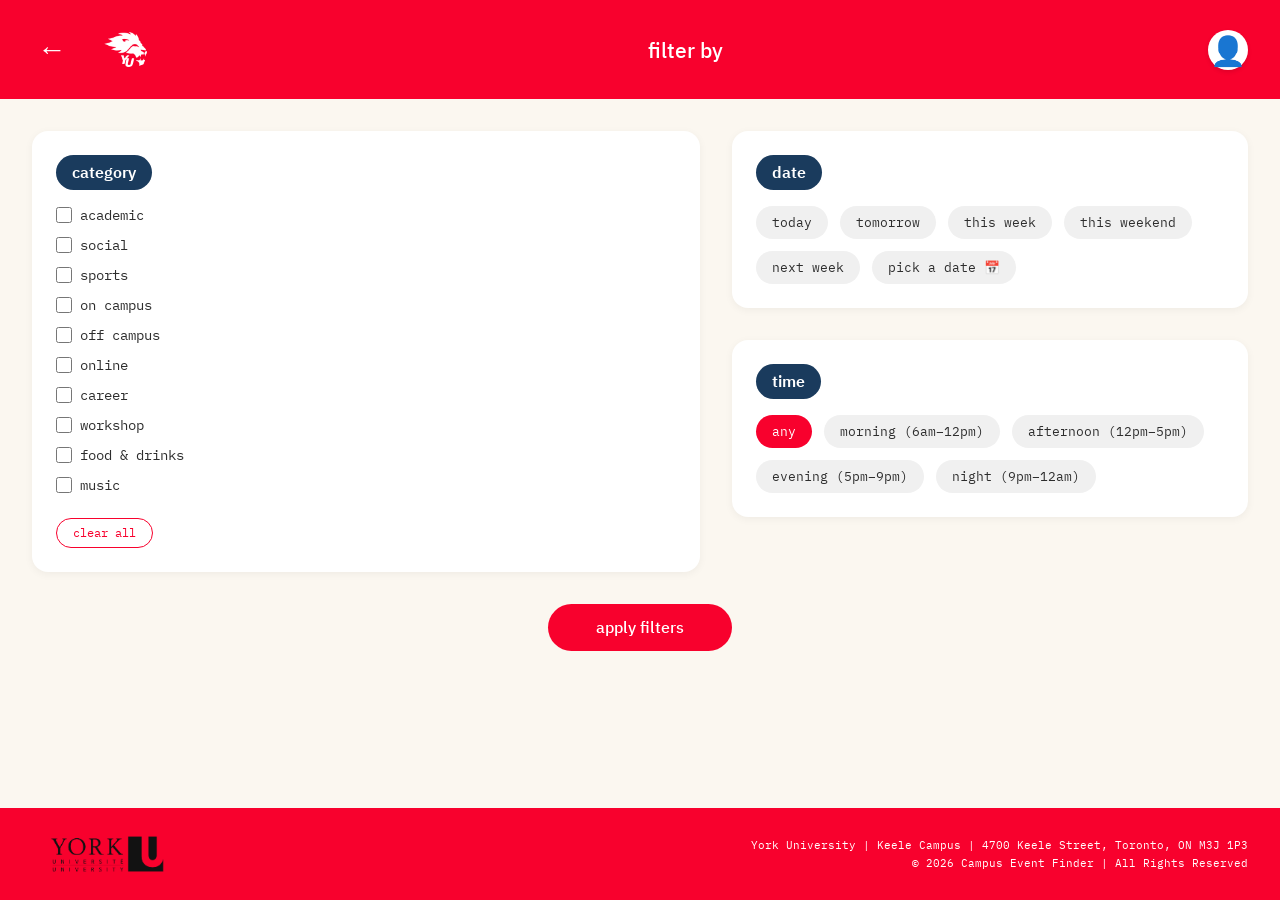
<file: filter.html>
<!DOCTYPE html>
<html lang="en">
<head>
    <meta charset="UTF-8">
    <meta name="viewport" content="width=device-width, initial-scale=1.0">
    <title>Filter Events | Campus Event Finder</title>
    <link rel="preconnect" href="https://fonts.googleapis.com">
    <link rel="preconnect" href="https://fonts.gstatic.com" crossorigin>
    <link href="https://fonts.googleapis.com/css2?family=IBM+Plex+Mono:ital,wght@0,400;0,500;0,600;1,400&family=IBM+Plex+Sans+KR:wght@300;400;500;600;700&display=swap" rel="stylesheet">
    <link rel="stylesheet" href="styles.css">
</head>

<body>
   <!-- Top Red Bar with Logo, Centered Title, Profile -->
    <div class="filter-top-bar">
        <div class="filter-left-section">
            <button class="back-arrow-btn" onclick="history.back()">←</button>
            <img src="images/logo.png" alt="Logo" class="filter-logo">
        </div>
        <div class="filter-center-title">
            <span class="filter-page-title">filter by</span>
        </div>
        <div class="profile-icon" onclick="location.href='profile.html'">👤</div>
    </div>

    <!-- Main Filter Content -->
    <main class="filter-main-content">
        <!-- Three Column Layout -->
        <div class="filter-three-columns">
            
            <!-- LEFT COLUMN: CATEGORY (tall rectangle) -->
            <div class="filter-section tall">
                <h3 class="filter-section-title">category</h3>
                <div class="checkbox-group">
                    <label class="checkbox-label">
                        <input type="checkbox" value="academic"> academic
                    </label>
                    <label class="checkbox-label">
                        <input type="checkbox" value="social"> social
                    </label>
                    <label class="checkbox-label">
                        <input type="checkbox" value="sports"> sports
                    </label>
                    <label class="checkbox-label">
                        <input type="checkbox" value="on campus"> on campus
                    </label>
                    <label class="checkbox-label">
                        <input type="checkbox" value="off campus"> off campus
                    </label>
                    <label class="checkbox-label">
                        <input type="checkbox" value="online"> online
                    </label>
                    <label class="checkbox-label">
                        <input type="checkbox" value="career"> career
                    </label>
                    <label class="checkbox-label">
                        <input type="checkbox" value="workshop"> workshop
                    </label>
                    <label class="checkbox-label">
                        <input type="checkbox" value="food & drinks"> food & drinks
                    </label>
                    <label class="checkbox-label">
                        <input type="checkbox" value="music"> music
                    </label>
                </div>
                <button class="clear-btn" id="clearCategoryBtn">clear all</button>
            </div>

            <!-- RIGHT COLUMN: DATE + TIME (stacked) -->
            <div class="filter-right-stack">
                
                <!-- DATE SECTION -->
                <div class="filter-section">
                    <h3 class="filter-section-title">date</h3>
                    <div class="date-options">
                        <button class="date-chip" data-date="today">today</button>
                        <button class="date-chip" data-date="tomorrow">tomorrow</button>
                        <button class="date-chip" data-date="this-week">this week</button>
                        <button class="date-chip" data-date="this-weekend">this weekend</button>
                        <button class="date-chip" data-date="next-week">next week</button>
                        <button class="date-chip" data-date="pick-date">pick a date 📅</button>
                    </div>
                </div>

                <!-- TIME SECTION -->
                <div class="filter-section">
                    <h3 class="filter-section-title">time</h3>
                    <div class="time-options">
                        <button class="time-chip active" data-time="any">any</button>
                        <button class="time-chip" data-time="morning">morning (6am–12pm)</button>
                        <button class="time-chip" data-time="afternoon">afternoon (12pm–5pm)</button>
                        <button class="time-chip" data-time="evening">evening (5pm–9pm)</button>
                        <button class="time-chip" data-time="night">night (9pm–12am)</button>
                    </div>
                </div>
            </div>
        </div>

        <!-- APPLY BUTTON -->
        <div class="apply-container">
            <button class="apply-btn" id="applyFiltersBtn">apply filters</button>
        </div>
    </main>

    <!-- Footer -->
    <footer class="footer">
        <div class="footer-container">
            <img src="images/footer.png" alt="York University Footer" class="footer-img">
            <div class="footer-info">
                <p>York University | Keele Campus | 4700 Keele Street, Toronto, ON M3J 1P3</p>
                <p>© 2026 Campus Event Finder | All Rights Reserved</p>
            </div>
        </div>
    </footer>

    <script src="script.js"></script>
</body>
</html>
</file>
<file: styles.css>
* {
    margin: 0;
    padding: 0;
    box-sizing: border-box;
}

body {
    font-family: 'IBM Plex Sans KR', sans-serif;
    background-color: #FBF7F0;
}

/* Red Inner Border on images */
.event-img, 
.grid-img, 
.profile-grid-img,
.recent-side-img,
.map-image {
    outline: 6px solid #F8012D;
    outline-offset: -16px;
    border-radius: 12px;
}

/* ===== TOP RED BAR ===== */
.top-red-bar {
    background-color: #F8012D;
    padding: 0.75rem 2rem;
    display: flex;
    justify-content: space-between;
    align-items: center;
    flex-wrap: wrap;
    gap: 1rem;
}

.logo-container {
    display: flex;
    align-items: center;
    gap: 1rem;
}

.logo-img {
    height: 100px;
    width: auto;
}

.title-wrapper {
    position: relative;
}

.campus-title {
    font-family: 'IBM Plex Sans KR', sans-serif;
    font-size: 1.8rem;
    font-weight: 600;
    color: white;
    text-transform: lowercase;
    letter-spacing: 0.5px;
}

.red-underline {
    position: absolute;
    bottom: -4px;
    left: 0;
    width: 100%;
    height: 2px;
    background-color: white;
}

/* Search + Profile Section */
.search-profile-container {
    display: flex;
    align-items: center;
    gap: 1.5rem;
    background-color: #F8012D;
    padding: 0.5rem 1rem;
    border-radius: 40px;
    flex: 1;
    max-width: 500px;
}

.search-wrapper {
    flex: 1;
}

.search-bar {
    width: 100%;
    padding: 0.6rem 1rem;
    border: none;
    border-radius: 30px;
    font-family: 'IBM Plex Mono', monospace;
    font-size: 0.9rem;
    background-color: white;
    color: #333;
}

.search-bar::placeholder {
    color: #999;
    font-family: 'IBM Plex Mono', monospace;
}

.profile-icon {
    font-size: 1.8rem;
    cursor: pointer;
    background-color: white;
    border-radius: 50%;
    width: 40px;
    height: 40px;
    display: flex;
    align-items: center;
    justify-content: center;
    box-shadow: 0 2px 4px rgba(0,0,0,0.1);
}

/* ===== FILTER BAR (1A3B5D) ===== */
.filter-bar {
    background-color: #1A3B5D;
    padding: 0.8rem 2rem;
    display: flex;
    align-items: center;
    gap: 1.2rem;
    flex-wrap: wrap;
}

.filter-label {
    font-family: 'IBM Plex Sans KR', sans-serif;
    font-weight: 500;
    color: white;
    font-size: 0.9rem;
    text-transform: lowercase;
    letter-spacing: 0.5px;
}

.filter-chip {
    background-color: rgba(255,255,255,0.2);
    border: none;
    padding: 0.4rem 1.2rem;
    border-radius: 30px;
    font-family: 'IBM Plex Mono', monospace;
    font-size: 0.8rem;
    color: white;
    cursor: pointer;
    transition: all 0.2s ease;
    text-transform: lowercase;
}

.filter-chip:hover {
    background-color: rgba(255,255,255,0.35);
}

.filter-chip.active {
    background-color: #F8012D;
    color: white;
}

/* Special Filters Button (not active) */
.filter-chip.filters-btn {
    background-color: rgba(255,255,255,0.2);
    color: white;
}

.filter-chip.filters-btn:hover {
    background-color: #F8012D;
    color: white;
}

/* ===== MAIN CONTENT ===== */
.main-content {
    background-color: #FBF7F0;
    padding: 2rem;
    max-width: 1400px;
    margin: 0 auto;
}

/* Events Header */
.events-header {
    display: flex;
    justify-content: space-between;
    align-items: flex-end;
    flex-wrap: wrap;
    gap: 1rem;
    margin-bottom: 2rem;
}

.find-event-wrapper {
    position: relative;
}

.find-event-title {
    font-family: 'IBM Plex Sans KR', sans-serif;
    font-size: 1.8rem;
    font-weight: 600;
    color: #1A3B5D;
    text-transform: lowercase;
}

.find-event-underline {
    position: absolute;
    bottom: -6px;
    left: 0;
    width: 100%;
    height: 3px;
    background-color: #F8012D;
}

.event-type-buttons {
    display: flex;
    gap: 0.8rem;
    flex-wrap: wrap;
}

.event-type-btn {
    background: transparent;
    border: 1.5px solid #1A3B5D;
    padding: 0.5rem 1.2rem;
    border-radius: 30px;
    font-family: 'IBM Plex Mono', monospace;
    font-size: 0.8rem;
    color: #1A3B5D;
    cursor: pointer;
    transition: all 0.2s ease;
    text-transform: lowercase;
}

.event-type-btn:hover {
    background-color: #1A3B5D;
    color: white;
}

.event-type-btn.active {
    background-color: #F8012D;
    border-color: #F8012D;
    color: white;
}

/* Events Grid */
.events-grid {
    display: grid;
    grid-template-columns: repeat(3, 1fr);
    gap: 1.5rem;
}

.event-card {
    background: white;
    border-radius: 16px;
    overflow: hidden;
    box-shadow: 0 4px 12px rgba(0,0,0,0.08);
    transition: transform 0.2s ease, box-shadow 0.2s ease;
}

.event-card:hover {
    transform: translateY(-4px);
    box-shadow: 0 8px 20px rgba(0,0,0,0.12);
}

.event-img-placeholder {
    width: 100%;
    height: 160px;
    background: linear-gradient(135deg, #E2E8F0 0%, #CBD5E0 100%);
    background-image: url('data:image/svg+xml;utf8,<svg xmlns="http://www.w3.org/2000/svg" width="40" height="40" viewBox="0 0 24 24" fill="none" stroke="%2394A3B8" stroke-width="1" stroke-linecap="round" stroke-linejoin="round"><rect x="3" y="3" width="18" height="18" rx="2" ry="2"></rect><circle cx="8.5" cy="8.5" r="1.5"></circle><polyline points="21 15 16 10 5 21"></polyline></svg>');
    background-repeat: no-repeat;
    background-position: center;
    background-size: 40px;
}

.event-img {
    width: 100%;
    height: 275px;
    object-fit: cover;
    display: block;
}

.event-info {
    padding: 1rem;
    position: relative;
}

.event-title {
    font-family: 'IBM Plex Sans KR', sans-serif;
    font-size: 1.1rem;
    font-weight: 600;
    color: #1A3B5D;
    margin-bottom: 0.5rem;
}

.event-location-row {
    display: flex;
    align-items: center;
    gap: 0.3rem;
    margin-bottom: 0.75rem;
}

.location-icon {
    font-size: 0.8rem;
}

.location-text {
    font-family: 'IBM Plex Mono', monospace;
    font-size: 0.75rem;
    color: #64748B;
}

.event-date-star {
    display: flex;
    justify-content: space-between;
    align-items: center;
    margin-top: 0.5rem;
}

.event-date {
    font-family: 'IBM Plex Mono', monospace;
    font-size: 0.7rem;
    color: #F8012D;
    font-weight: 500;
}

.star-btn {
    background: none;
    border: none;
    font-size: 1.2rem;
    cursor: pointer;
    color: #F8012D;
    transition: transform 0.2s ease;
}

.star-btn:hover {
    transform: scale(1.1);
}

/* ===== EVENT DETAILS PAGE ===== */
.event-top-bar {
    background-color: #1A3B5D;
    padding: 1rem 2rem;
    display: flex;
    justify-content: space-between;
    align-items: center;
}

.event-details-title {
    font-family: 'IBM Plex Sans KR', sans-serif;
    font-size: 1.3rem;
    font-weight: 500;
    color: white;
    text-transform: lowercase;
    margin: 0;
}

.event-main-content {
    max-width: 1200px;
    margin: 0 auto;
    padding: 2rem;
    background-color: #FBF7F0;
    min-height: 70vh;
}

/* Two Column Layout */
.event-two-columns {
    display: flex;
    gap: 2rem;
    flex-wrap: wrap;
}

.event-left-col {
    flex: 1.2;
    min-width: 280px;
}

.event-right-col {
    flex: 0.8;
    min-width: 280px;
}

/* Event Detail Image */
.event-detail-image {
    width: 100%;
    border-radius: 16px;
    overflow: hidden;
    margin-bottom: 1.5rem;
    box-shadow: 0 4px 12px rgba(0,0,0,0.1);
}

.event-detail-image img {
    width: 100%;
    height: 350px;
    object-fit: cover;
    display: block;
}

/* Red Box with Event Info */
.event-info-red-box {
    background-color: #F8012D;
    border-radius: 16px;
    padding: 1.5rem;
    color: white;
}

.event-info-header {
    margin-bottom: 1rem;
}

.event-detail-name {
    font-family: 'IBM Plex Sans KR', sans-serif;
    font-size: 1.8rem;
    font-weight: 600;
    margin: 0 0 0.5rem 0;
    color: white;
}

.event-host-info {
    display: flex;
    flex-direction: column;
    gap: 0.2rem;
    margin-top: 0.5rem;
}

.host-name {
    font-family: 'IBM Plex Sans KR', sans-serif;
    font-size: 0.9rem;
    font-weight: 500;
    opacity: 0.9;
}

.host-handle {
    font-family: 'IBM Plex Mono', monospace;
    font-size: 0.7rem;
    opacity: 0.8;
}

.event-blurb {
    font-family: 'IBM Plex Mono', monospace;
    font-size: 0.85rem;
    line-height: 1.5;
    margin: 1rem 0 0 0;
    opacity: 0.95;
}

/* Map Card */
.map-card {
    background-color: #1A3B5D;
    border-radius: 16px;
    padding: 1rem;
    margin-bottom: 1.5rem;
    text-align: center;
}

.map-image {
    width: 87%;
    border-radius: 12px;
    margin-bottom: 0.8rem;
}

.map-placeholder {
    background-color: rgba(255,255,255,0.1);
    border-radius: 12px;
    padding: 2rem;
    text-align: center;
}

.map-pin {
    font-size: 3rem;
    margin-bottom: 0.5rem;
}

.map-text {
    font-family: 'IBM Plex Mono', monospace;
    font-size: 0.9rem;
    color: white;
    margin-bottom: 0.3rem;
}

.map-location-name {
    font-family: 'IBM Plex Mono', monospace;
    font-size: 0.75rem;
    color: rgba(255,255,255,0.8);
}

/* Time & Location Section */
.time-location-section {
    background-color: #F8012D;
    border-radius: 16px;
    padding: 1.2rem;
    margin-bottom: 1.5rem;
}

.time-location-row {
    display: flex;
    align-items: flex-start;
    gap: 0.8rem;
    margin-bottom: 0.8rem;
    flex-wrap: wrap;
}

.time-location-row:last-child {
    margin-bottom: 0;
}

.tl-icon {
    font-size: 1.1rem;
    min-width: 30px;
}

.tl-label {
    font-family: 'IBM Plex Sans KR', sans-serif;
    font-size: 0.8rem;
    font-weight: 600;
    color: white;
    min-width: 85px;
}

.tl-value {
    font-family: 'IBM Plex Mono', monospace;
    font-size: 0.8rem;
    color: white;
    flex: 1;
}

/* Save Event Button */
.save-event-container {
    text-align: center;
}

.save-event-btn {
    background-color: #F8012D !important;
    border: none;
    padding: 1rem 2rem;
    border-radius: 50px;
    font-family: 'IBM Plex Sans KR', sans-serif;
    font-size: 1.1rem;
    font-weight: 600;
    color: white;
    cursor: pointer;
    transition: all 0.2s;
    width: 100%;
    max-width: 280px;
    box-shadow: 0 4px 12px rgba(0,0,0,0.15);
    -webkit-tap-highlight-color: transparent;
}

.save-event-btn:hover {
    background-color: rgba(255,255,255,0.1) !important;
    transform: scale(1.02);
    box-shadow: 0 6px 16px rgba(0,0,0,0.2);
}

.event-top-left {
    display: flex;
    align-items: center;
    gap: 1rem;
}

.event-top-bar .back-arrow-btn {
    background: none;
    border: none;
    font-size: 1.8rem;
    cursor: pointer;
    color: white;
    display: flex;
    align-items: center;
    justify-content: center;
    width: 40px;
    height: 40px;
    border-radius: 50%;
    transition: background-color 0.2s;
}

.event-top-bar .back-arrow-btn:hover {
    background-color: rgba(255,255,255,0.2);
}

/* Responsive */
@media (max-width: 768px) {
    .event-two-columns {
        flex-direction: column;
    }
    
    .event-top-bar {
        flex-direction: column;
        gap: 0.5rem;
        text-align: center;
    }
    
    .event-detail-name {
        font-size: 1.4rem;
    }
    
    .event-detail-image img {
        height: 200px;
    }
}

/* Search Results Header */
.search-results-header {
    display: flex;
    justify-content: space-between;
    align-items: center;
    margin-bottom: 2rem;
    flex-wrap: wrap;
    gap: 1rem;
}

.back-button {
    display: flex;
    align-items: center;
    gap: 0.3rem;
    font-family: 'IBM Plex Mono', monospace;
    font-size: 0.9rem;
    color: #1A3B5D;
    cursor: pointer;
    background: none;
    border: none;
}

.back-arrow {
    font-size: 1.2rem;
}

.results-count {
    font-family: 'IBM Plex Mono', monospace;
    font-size: 0.9rem;
    color: #64748B;
}

.count-number {
    font-weight: bold;
    color: #F8012D;
}

.filter-icon {
    cursor: pointer;
}

.filter-icon-text {
    font-family: 'IBM Plex Mono', monospace;
    font-size: 0.85rem;
    background-color: #1A3B5D;
    color: white;
    padding: 0.5rem 1rem;
    border-radius: 30px;
    display: inline-block;
}


/* ===== SEARCH TOP BAR (for recent.html) ===== */
.search-top-bar {
    background-color: #F8012D;
    padding: 0.75rem 2rem;
    display: flex;
    justify-content: space-between;
    align-items: center;
    gap: 1rem;
}

.back-btn {
    background: none;
    border: none;
    font-size: 1.5rem;
    cursor: pointer;
    color: white;
    font-weight: bold;
    display: flex;
    align-items: center;
    justify-content: center;
    width: 40px;
    height: 40px;
    border-radius: 50%;
    transition: background-color 0.2s;
}

.back-btn:hover {
    background-color: rgba(255,255,255,0.2);
}

.search-wrapper-center {
    flex: 1;
    max-width: 500px;
    margin: 0 auto;
}

.search-wrapper-center form {
    width: 100%;
}

.search-wrapper-center .search-bar {
    width: 100%;
}

/* ===== RECENT SEARCHES PAGE LAYOUT ===== */
.recent-searches-container {
    flex: 1;
    max-width: 600px;
}

.main-content {
    display: flex;
    gap: 3rem;
    align-items: flex-start;
    flex-wrap: wrap;
}

/* Recent Header with Underline */
.recent-header {
    position: relative;
    margin-bottom: 2rem;
}

.recent-title {
    font-family: 'IBM Plex Sans KR', sans-serif;
    font-size: 1.8rem;
    font-weight: 600;
    color: #1A3B5D;
    text-transform: lowercase;
}

.recent-underline {
    position: absolute;
    bottom: -6px;
    left: 0;
    width: 100%;
    height: 3px;
    background-color: #F8012D;
}

/* Recent Searches List */
.recent-list {
    display: flex;
    flex-direction: column;
    gap: 1rem;
    margin-bottom: 2rem;
}

.recent-item {
    background-color: #1A3B5D;
    border-radius: 12px;
    padding: 1rem 1.2rem;
    display: flex;
    justify-content: space-between;
    align-items: center;
    cursor: pointer;
    transition: transform 0.2s, box-shadow 0.2s;
}

.recent-item:hover {
    transform: translateX(4px);
    box-shadow: 0 4px 12px rgba(0,0,0,0.1);
}

.recent-info {
    flex: 1;
}

.recent-name {
    font-family: 'IBM Plex Sans KR', sans-serif;
    font-size: 1.1rem;
    font-weight: 500;
    color: white;
    margin-bottom: 0.3rem;
}

.recent-location {
    font-family: 'IBM Plex Mono', monospace;
    font-size: 0.75rem;
    color: rgba(255,255,255,0.7);
}

.remove-search {
    background: none;
    border: none;
    font-size: 1.2rem;
    cursor: pointer;
    color: white;
    opacity: 0.7;
    transition: opacity 0.2s;
    padding: 0.5rem;
}

.remove-search:hover {
    opacity: 1;
}

/* Clear All Button */
.clear-all-container {
    display: flex;
    justify-content: center;
    margin-top: 1rem;
}

.clear-all-btn {
    background: transparent;
    border: 2px solid #F8012D;
    padding: 0.6rem 2rem;
    border-radius: 30px;
    font-family: 'IBM Plex Mono', monospace;
    font-size: 0.85rem;
    color: #F8012D;
    cursor: pointer;
    transition: all 0.2s;
}

.clear-all-btn:hover {
    background-color: #F8012D;
    color: white;
}

/* Right Side Image Grid */
.image-grid-sidebar {
    flex: 0 0 600px;
    max-width: 600px;
}

.image-grid {
    display: grid;
    grid-template-columns: 1fr 1fr;
    gap: 1rem;
    width: 100%;
}

.grid-img {
    width: 100%;
    height: 250px;
    object-fit: cover;
    border-radius: 12px;
    box-shadow: 0 2px 8px rgba(0,0,0,0.1);
    transition: transform 0.2s;
    display: block;
}

.grid-img:hover {
    transform: scale(1.02);
}

/* Responsive */
@media (max-width: 768px) {
    .image-grid-sidebar {
        flex: 1;
        max-width: 100%;
        width: 100%;
    }
    
    .image-grid {
        grid-template-columns: repeat(4, 1fr);
        gap: 0.8rem;
    }
}

@media (max-width: 480px) {
    .image-grid {
        grid-template-columns: repeat(2, 1fr);
    }
}

/* ===== FILTER PAGE STYLES ===== */
.filter-top-bar {
    background-color: #F8012D;
    padding: 0.75rem 2rem;
    display: flex;
    justify-content: space-between;
    align-items: center;
}

.filter-left-section {
    display: flex;
    align-items: center;
    gap: 1rem;
}

.back-arrow-btn {
    background: none;
    border: none;
    font-size: 1.8rem;
    cursor: pointer;
    color: white;
    display: flex;
    align-items: center;
    justify-content: center;
    width: 40px;
    height: 40px;
    border-radius: 50%;
    transition: background-color 0.2s;
}

.back-arrow-btn:hover {
    background-color: rgba(255,255,255,0.2);
}

.filter-logo {
    height: 75px;
    width: auto;
}

.filter-page-title {
    font-family: 'IBM Plex Sans KR', sans-serif;
    font-size: 1.3rem;
    font-weight: 500;
    color: white;
    text-transform: lowercase;
}

/* Main Filter Content */
.filter-main-content {
    max-width: 1200px;
    margin: 0 auto;
    padding: 2rem;
    background-color: #FBF7F0;
    min-height: 60vh;
}

/* Three Column Layout */
.filter-three-columns {
    display: flex;
    gap: 2rem;
    margin-bottom: 2rem;
    flex-wrap: wrap;
}

/* LEFT COLUMN - TALL SECTION */
.filter-section.tall {
    flex: 1.2;
    min-width: 250px;
}

/* RIGHT STACK */
.filter-right-stack {
    flex: 1;
    display: flex;
    flex-direction: column;
    gap: 2rem;
}

/* Individual Filter Sections */
.filter-section {
    background: white;
    border-radius: 16px;
    padding: 1.5rem;
    box-shadow: 0 2px 8px rgba(0,0,0,0.05);
}

.filter-section-title {
    font-family: 'IBM Plex Sans KR', sans-serif;
    font-size: 1.1rem;
    font-weight: 600;
    color: #1A3B5D;
    margin-bottom: 1rem;
    text-transform: lowercase;
}

/* Checkbox Group */
.checkbox-group {
    display: flex;
    flex-direction: column;
    gap: 0.75rem;
    margin-bottom: 1.5rem;
}

.checkbox-label {
    font-family: 'IBM Plex Mono', monospace;
    font-size: 0.85rem;
    color: #2D2D2D;
    display: flex;
    align-items: center;
    gap: 0.5rem;
    cursor: pointer;
}

.checkbox-label input[type="checkbox"] {
    width: 16px;
    height: 16px;
    cursor: pointer;
    accent-color: #F8012D;
}

/* Clear Button */
.clear-btn {
    background: transparent;
    border: 1px solid #F8012D;
    padding: 0.4rem 1rem;
    border-radius: 20px;
    font-family: 'IBM Plex Mono', monospace;
    font-size: 0.75rem;
    color: #F8012D;
    cursor: pointer;
    transition: all 0.2s;
}

.clear-btn:hover {
    background-color: #F8012D;
    color: white;
}

/* Date Options */
.date-options {
    display: flex;
    flex-wrap: wrap;
    gap: 0.75rem;
}

.date-chip {
    background: #F0F0F0;
    border: none;
    padding: 0.5rem 1rem;
    border-radius: 30px;
    font-family: 'IBM Plex Mono', monospace;
    font-size: 0.8rem;
    color: #2D2D2D;
    cursor: pointer;
    transition: all 0.2s;
}

.date-chip:hover {
    background: #E0E0E0;
}

.date-chip.active {
    background: #F8012D;
    color: white;
}

/* Time Options */
.time-options {
    display: flex;
    flex-wrap: wrap;
    gap: 0.75rem;
}

.time-chip {
    background: #F0F0F0;
    border: none;
    padding: 0.5rem 1rem;
    border-radius: 30px;
    font-family: 'IBM Plex Mono', monospace;
    font-size: 0.8rem;
    color: #2D2D2D;
    cursor: pointer;
    transition: all 0.2s;
}

.time-chip:hover {
    background: #E0E0E0;
}

.time-chip.active {
    background: #F8012D;
    color: white;
}

/* Apply Button */
.apply-container {
    display: flex;
    justify-content: center;
    margin-top: 1rem;
}

.apply-btn {
    background-color: #F8012D;
    border: none;
    padding: 0.8rem 3rem;
    border-radius: 40px;
    font-family: 'IBM Plex Sans KR', sans-serif;
    font-size: 1rem;
    font-weight: 500;
    color: white;
    cursor: pointer;
    transition: transform 0.2s, background-color 0.2s;
}

.apply-btn:hover {
    background-color: #D00125;
    transform: scale(1.02);
}

/* Filter Page Blue Bar */
.filter-blue-bar {
    background-color: #1A3B5D;
    padding: 1rem 2rem;
    border-radius: 12px;
    margin-bottom: 2rem;
    text-align: center;
}

.filter-bar-title {
    font-family: 'IBM Plex Sans KR', sans-serif;
    font-size: 1.rem;
    font-weight: 500;
    color: white;
    margin: 0;
    text-transform: lowercase;
    letter-spacing: 0.5px;
}

.filter-section-title {
    font-family: 'IBM Plex Sans KR', sans-serif;
    font-size: 1rem;
    font-weight: 600;
    color: white;
    background-color: #1A3B5D;
    margin-bottom: 1rem;
    text-transform: lowercase;
    padding: 0.4rem 1rem;
    border-radius: 20px;
    display: inline-block;
}

/* ===== PROFILE PAGE ===== */
.profile-toggle-bar {
    background-color: #1A3B5D;
    padding: 0.8rem 2rem;
    display: flex;
    justify-content: center;
    gap: 1rem;
    flex-wrap: wrap;
}

.toggle-btn {
    background: rgba(255,255,255,0.2);
    border: none;
    padding: 0.6rem 1.5rem;
    border-radius: 30px;
    font-family: 'IBM Plex Mono', monospace;
    font-size: 0.85rem;
    color: white;
    cursor: pointer;
    transition: all 0.2s;
}

.toggle-btn.active {
    background-color: #F8012D;
    color: white;
}

.toggle-btn:hover {
    background-color: rgba(255,255,255,0.35);
}

.profile-main-content {
    max-width: 1200px;
    margin: 0 auto;
    padding: 2rem;
    background-color: #FBF7F0;
    min-height: 60vh;
}

.profile-two-columns {
    display: flex;
    gap: 2rem;
    flex-wrap: wrap;
}

.profile-events-col {
    flex: 2;
    min-width: 280px;
}

.profile-images-col {
    flex: 1;
    min-width: 200px;
}

.profile-view {
    display: none;
}

.profile-view.active {
    display: block;
}

.profile-view-header {
    display: flex;
    justify-content: space-between;
    align-items: baseline;
    margin-bottom: 1.5rem;
}

.profile-view-title {
    font-family: 'IBM Plex Sans KR', sans-serif;
    font-size: 1.3rem;
    font-weight: 600;
    color: #1A3B5D;
    margin: 0;
}

.event-count {
    font-family: 'IBM Plex Mono', monospace;
    font-size: 0.85rem;
    background-color: #F8012D;
    color: white;
    padding: 0.2rem 0.6rem;
    border-radius: 20px;
}

/* Horizontal Event Cards */
.profile-events-list {
    display: flex;
    flex-direction: column;
    gap: 1rem;
    margin-bottom: 1rem;
}

.profile-event-card {
    background: white;
    border-radius: 12px;
    padding: 1rem;
    display: flex;
    justify-content: space-between;
    align-items: center;
    box-shadow: 0 2px 8px rgba(0,0,0,0.05);
    transition: transform 0.2s;
}

.profile-event-card:hover {
    transform: translateX(4px);
    box-shadow: 0 4px 12px rgba(0,0,0,0.1);
}

.profile-event-info {
    display: flex;
    gap: 1rem;
    align-items: center;
    flex: 1;
}

.profile-event-img {
    width: 60px;
    height: 60px;
    border-radius: 10px;
    object-fit: cover;
}

.profile-event-details h4 {
    font-family: 'IBM Plex Sans KR', sans-serif;
    font-size: 1rem;
    margin: 0 0 0.3rem 0;
    color: #1A3B5D;
}

.profile-event-details p {
    font-family: 'IBM Plex Mono', monospace;
    font-size: 0.7rem;
    color: #64748B;
    margin: 0;
}

.delete-event-btn {
    background: none;
    border: none;
    font-size: 1.2rem;
    cursor: pointer;
    color: #F8012D;
    opacity: 0.6;
    transition: opacity 0.2s;
    padding: 0.5rem;
}

.delete-event-btn:hover {
    opacity: 1;
}

/* Create Event Button */
.create-event-btn {
    background-color: #F8012D;
    border: none;
    padding: 0.8rem 1.5rem;
    border-radius: 30px;
    font-family: 'IBM Plex Sans KR', sans-serif;
    font-size: 0.9rem;
    font-weight: 500;
    color: white;
    cursor: pointer;
    margin-bottom: 1.5rem;
    width: 100%;
    transition: all 0.2s;
}

.create-event-btn:hover {
    background-color: #B0122A;
    transform: scale(1.01);
}

.create-event-btn-small {
    background-color: #1A3B5D;
    border: none;
    padding: 0.6rem 1.2rem;
    border-radius: 30px;
    font-family: 'IBM Plex Sans KR', sans-serif;
    font-size: 0.85rem;
    color: white;
    cursor: pointer;
    margin-top: 0.5rem;
}

/* No Events Message */
.no-events-message {
    text-align: center;
    padding: 2rem;
    background: white;
    border-radius: 12px;
    color: #64748B;
    font-family: 'IBM Plex Mono', monospace;
}

.no-events-message p {
    margin-bottom: 1rem;
}

.browse-events-btn {
    background-color: #1A3B5D;
    border: none;
    padding: 0.5rem 1.2rem;
    border-radius: 30px;
    color: white;
    cursor: pointer;
    font-family: 'IBM Plex Mono', monospace;
}

/* Right Column Images */
.profile-image-grid {
    display: grid;
    grid-template-columns: repeat(2, 1fr);
    gap: 1rem;
    margin-bottom: 1rem;
}

.profile-grid-img {
    width: 100%;
    height: 170px;
    object-fit: cover;
    border-radius: 12px;
    box-shadow: 0 2px 6px rgba(0,0,0,0.1);
}

.profile-quote {
    background-color: #1A3B5D;
    padding: 1rem;
    border-radius: 12px;
    text-align: center;
}

.profile-quote p {
    font-family: 'IBM Plex Sans KR', sans-serif;
    font-size: 0.9rem;
    color: white;
    margin: 0 0 0.3rem 0;
}

.profile-quote span {
    font-family: 'IBM Plex Mono', monospace;
    font-size: 0.65rem;
    color: rgba(255,255,255,0.7);
}

/* Responsive */
@media (max-width: 768px) {
    .profile-two-columns {
        flex-direction: column;
    }
    
    .profile-toggle-bar {
        flex-direction: column;
        align-items: center;
    }
    
    .toggle-btn {
        width: 80%;
    }
    
    .profile-event-info {
        flex-wrap: wrap;
    }
}

/* Responsive */
@media (max-width: 768px) {
    .filter-three-columns {
        flex-direction: column;
    }
    
    .filter-right-stack {
        width: 100%;
    }
    
    .filter-top-bar {
        flex-direction: column;
        gap: 1rem;
        text-align: center;
    }
    
    .filter-left-section {
        flex-wrap: wrap;
        justify-content: center;
    }
}

/* ===== FOOTER ===== */
html, body {
    margin: 0;
    padding: 0;
    height: 100%;
}

body {
    background-color: #FBF7F0;
    display: flex;
    flex-direction: column;
    min-height: 100vh;
}

/* All main content containers  */
.main-content,
.event-main-content,
.filter-main-content,
.profile-main-content,
.search-main-content {
    background-color: #FBF7F0;
    padding: 2rem;
    max-width: 1400px;
    margin: 0 auto;
    width: 100%;
    box-sizing: border-box;
    flex: 1 0 auto;
}

/* Footer stays at bottom */
.footer {
    background-color: #F8012D;
    padding: 1rem 2rem;
    width: 100%;
    flex-shrink: 0;
    margin-top: auto;
}

.footer-container {
    max-width: 1400px;
    margin: 0 auto;
    display: flex;
    align-items: center;
    justify-content: space-between;
    gap: 2rem;
    flex-wrap: wrap;
}

.footer-img {
    height: 60px;
    width: auto;
    object-fit: contain;
}

.footer-info {
    text-align: right;
    font-family: 'IBM Plex Mono', monospace;
    font-size: 0.7rem;
    color: white;
}

.footer-info p {
    margin: 0.3rem 0;
}

/* Fix for event page button spacing */
.save-event-container {
    margin-bottom: 40px;
}

@media (max-width: 768px) {
    .footer-container {
        flex-direction: column;
        text-align: center;
    }
    .footer-info {
        text-align: center;
    }
}
/* Responsive and buttons */
@media (max-width: 768px) {
    .main-content {
        flex-direction: column;
    }
    
    .image-grid-sidebar {
        flex: 1;
        width: 100%;
    }
    
    .image-grid {
        grid-template-columns: repeat(4, 1fr);
    }
}

@media (max-width: 480px) {
    .image-grid {
        grid-template-columns: repeat(2, 1fr);
    }
    
    .search-top-bar {
        flex-direction: column;
        gap: 0.8rem;
    }
    
    .search-wrapper-center {
        width: 100%;
        max-width: none;
    }
    
    .back-btn {
        align-self: flex-start;
    }
}

@media (max-width: 768px) {
    .events-grid {
        grid-template-columns: repeat(2, 1fr);
    }
    
    .top-red-bar {
        flex-direction: column;
        align-items: stretch;
    }
    
    .search-profile-container {
        max-width: 100%;
    }
    
    .events-header {
        flex-direction: column;
        align-items: flex-start;
    }
}

@media (max-width: 480px) {
    .events-grid {
        grid-template-columns: 1fr;
    }
    
    .filter-bar {
        flex-direction: column;
        align-items: flex-start;
    }
}

button, .filter-chip, .toggle-btn, .save-event-btn, .apply-btn {
    transition: all 0.2s ease;
    cursor: pointer;
}

button:hover, .filter-chip:hover, .toggle-btn:hover {
    transform: translateY(-2px);
}

.save-event-btn:hover, .apply-btn:hover {
    transform: scale(1.02);
}

div:empty {
    display: none !important;
}
</file>
